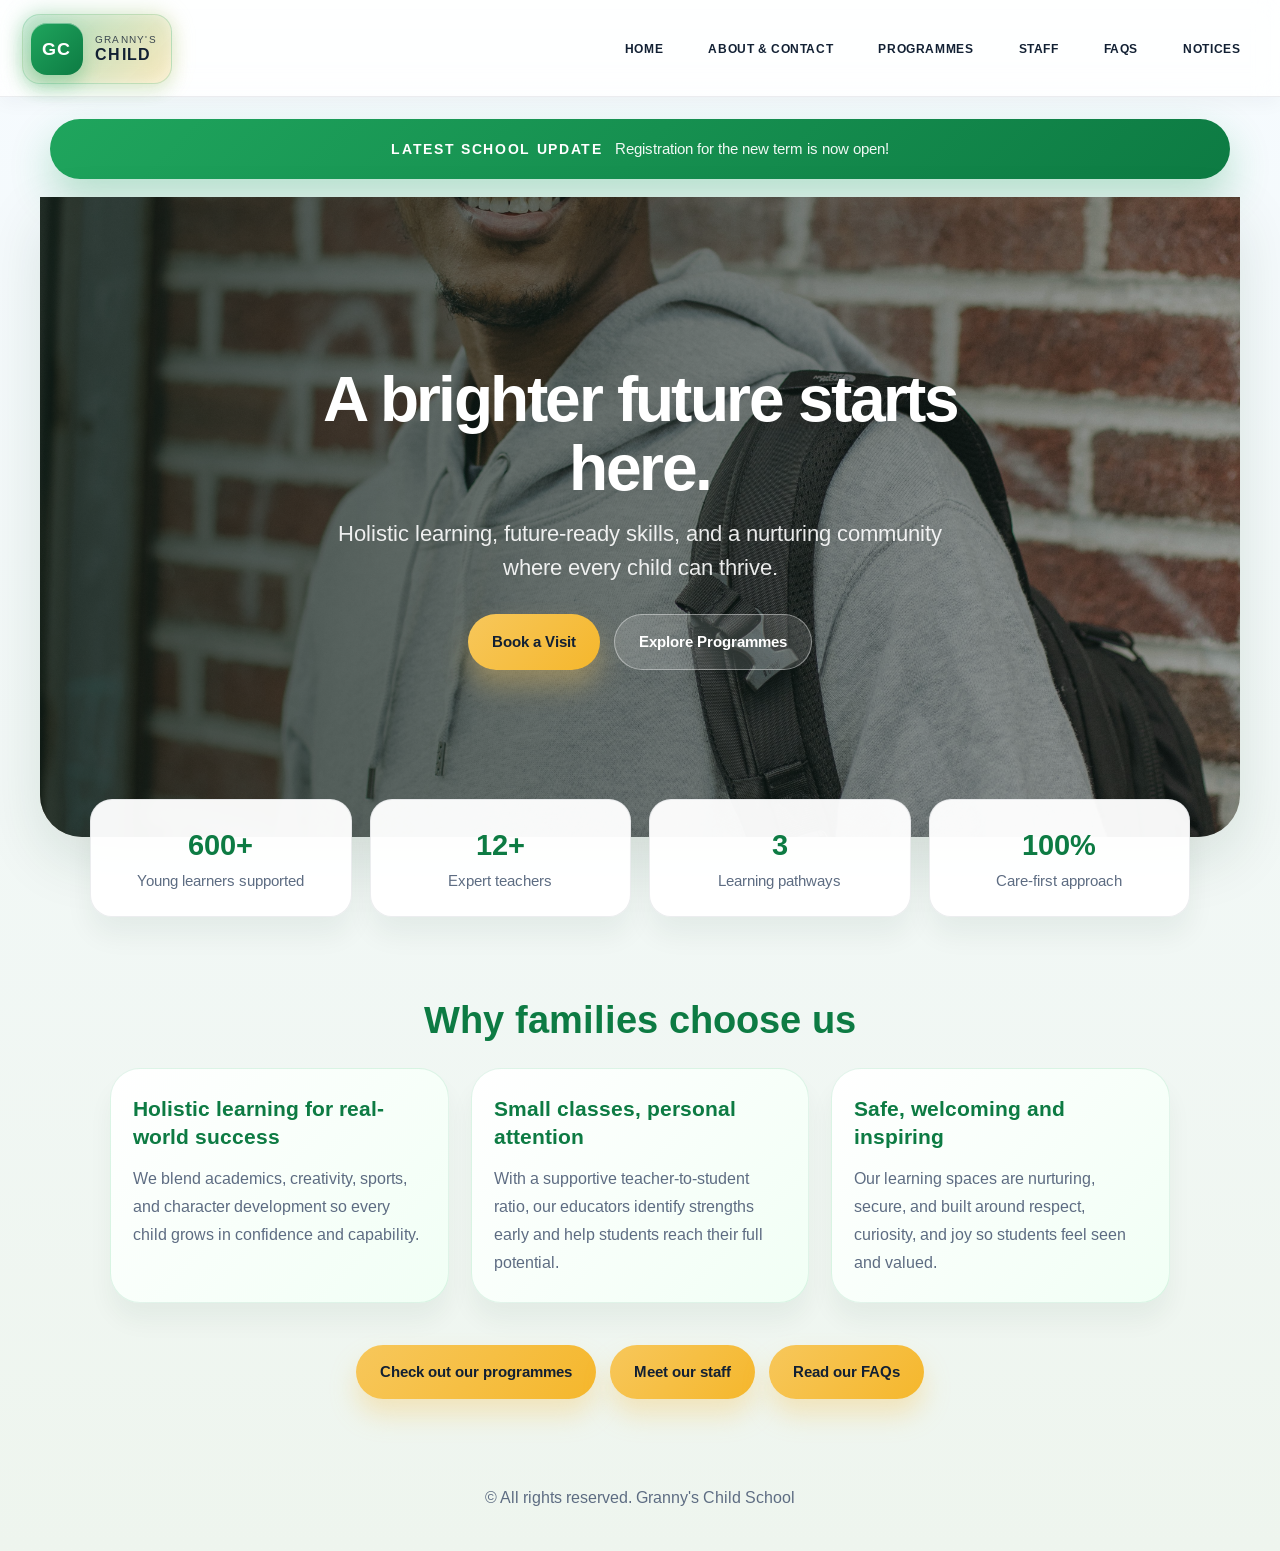
<file: index.html>
<!DOCTYPE html>
<html lang="en">
<head>
  <meta charset="UTF-8">
  <meta name="viewport" content="width=device-width, initial-scale=1.0, maximum-scale=1.0, viewport-fit=cover">
  <link rel="preconnect" href="https://fonts.googleapis.com">
  <link rel="preconnect" href="https://fonts.gstatic.com" crossorigin>
  <link href="https://fonts.googleapis.com/css2?family=Arimo:ital,wght@0,400..700;1,400..700&display=swap" rel="stylesheet">
  <link rel="stylesheet" href="CSS/style.css">
  <title>Granny's Child | Home</title>
</head>
<body>
  <header class="site-header">
    <div class="header-inner">
      <div class="brand-mark" aria-label="Granny's Child School logo">
        <div class="brand-icon">GC</div>
        <div class="brand-text">
          <span>Granny's</span>
          <strong>Child</strong>
        </div>
      </div>

      <button class="nav-toggle" type="button" aria-label="Toggle navigation" aria-expanded="false">
        <span></span>
        <span></span>
        <span></span>
      </button>

      <nav-bar class="main-nav" id="main-nav">
        <ul>
          <li><a href="index.html">Home</a></li>
          <li><a href="About.html">About &amp; Contact</a></li>
          <li><a href="PROGRAMMES.html">Programmes</a></li>
          <li><a href="STAFF.html">Staff</a></li>
          <li><a href="FAQ.html">FAQs</a></li>
          <li><a href="NOTICES.html">Notices</a></li>
        </ul>
      </nav-bar>
    </div>
  </header>

  <a href="NOTICES.html" aria-label="View notices and announcements">
    <section class="announcement-bar">
      <div class="announcement-content">
        <h3>Latest School Update</h3>
        <ul id="announcement-list">
          <li>Registration for the new term is now open!</li>
        </ul>
      </div>
    </section>
  </a>

  <main>
    <section class="hero">
      <img src="P/pexels-william-fortunato-6140710.jpg" alt="Students learning together in a bright classroom">
      <div class="hero-content">
        <h1 class="hero-title">A brighter future starts here.</h1>
        <p class="hero-sub">Holistic learning, future-ready skills, and a nurturing community where every child can thrive.</p>
        <div class="hero-actions">
          <a class="primary-btn" href="About.html">Book a Visit</a>
          <a class="secondary-btn" href="PROGRAMMES.html">Explore Programmes</a>
        </div>
      </div>
    </section>

    <section class="trust-bar" aria-label="School highlights">
      <div class="stat-card">
        <strong>600+</strong>
        <span>Young learners supported</span>
      </div>
      <div class="stat-card">
        <strong>12+</strong>
        <span>Expert teachers</span>
      </div>
      <div class="stat-card">
        <strong>3</strong>
        <span>Learning pathways</span>
      </div>
      <div class="stat-card">
        <strong>100%</strong>
        <span>Care-first approach</span>
      </div>
    </section>

    <h1 class="content-header">Why families choose us</h1>

    <section class="card-section">
      <article class="card">
        <h4>Holistic learning for real-world success</h4>
        <p>We blend academics, creativity, sports, and character development so every child grows in confidence and capability.</p>
      </article>
      <article class="card">
        <h4>Small classes, personal attention</h4>
        <p>With a supportive teacher-to-student ratio, our educators identify strengths early and help students reach their full potential.</p>
      </article>
      <article class="card">
        <h4>Safe, welcoming and inspiring</h4>
        <p>Our learning spaces are nurturing, secure, and built around respect, curiosity, and joy so students feel seen and valued.</p>
      </article>
    </section>

    <div class="btn-div">
      <a href="PROGRAMMES.html" class="button">Check out our programmes</a>
      <a href="STAFF.html" class="button">Meet our staff</a>
      <a href="FAQ.html" class="button">Read our FAQs</a>
    </div>
  </main>

  <footer>&copy; All rights reserved. Granny's Child School</footer>

  <script>
    const observer = new IntersectionObserver((entries) => {
      entries.forEach((entry) => {
        if (entry.isIntersecting) {
          entry.target.classList.add('in-view');
        }
      });
    }, { threshold: 0.2 });

    document.querySelectorAll('.card').forEach((card) => {
      observer.observe(card);
    });

    const toggleButton = document.querySelector('.nav-toggle');
    const mainNav = document.getElementById('main-nav');

    if (toggleButton && mainNav) {
      toggleButton.addEventListener('click', () => {
        const isOpen = mainNav.classList.toggle('open');
        toggleButton.setAttribute('aria-expanded', String(isOpen));
      });
    }
  </script>
</body>
</html>
</file>
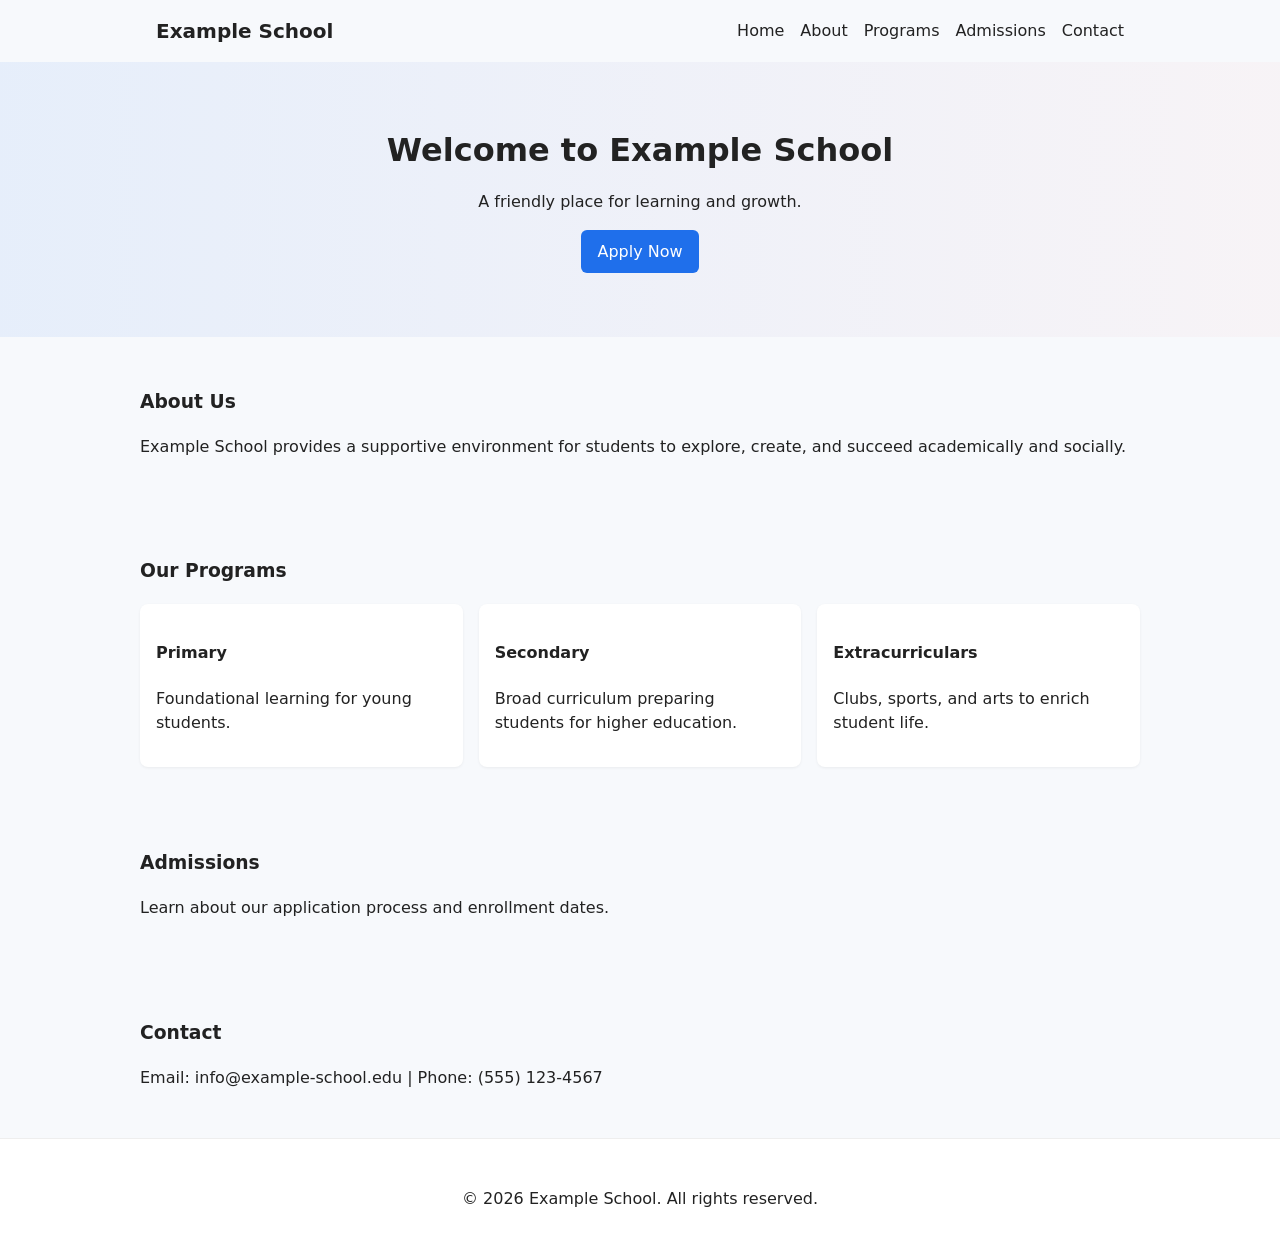
<file: SCHOOL TEMPLATE 2/index.html>
<!doctype html>
<html lang="en">
  <head>
    <meta charset="utf-8" />
    <meta name="viewport" content="width=device-width, initial-scale=1" />
    <title>Example School</title>
    <link rel="stylesheet" href="css/styles.css" />
  </head>
  <body>
    <header class="site-header">
      <div class="container header-inner">
        <h1 class="logo">Example School</h1>
        <button id="nav-toggle" class="nav-toggle" aria-expanded="false">Menu</button>
        <nav class="main-nav" id="main-nav">
          <ul>
            <li><a href="#home">Home</a></li>
            <li><a href="#about">About</a></li>
            <li><a href="#programs">Programs</a></li>
            <li><a href="#admissions">Admissions</a></li>
            <li><a href="#contact">Contact</a></li>
          </ul>
        </nav>
      </div>
    </header>

    <main>
      <section id="home" class="hero">
        <div class="container">
          <h2>Welcome to Example School</h2>
          <p>A friendly place for learning and growth.</p>
          <a class="btn" href="#admissions">Apply Now</a>
        </div>
      </section>

      <section id="about" class="container section">
        <h3>About Us</h3>
        <p>Example School provides a supportive environment for students to explore, create, and succeed academically and socially.</p>
      </section>

      <section id="programs" class="container section">
        <h3>Our Programs</h3>
        <div class="grid">
          <div class="card">
            <h4>Primary</h4>
            <p>Foundational learning for young students.</p>
          </div>
          <div class="card">
            <h4>Secondary</h4>
            <p>Broad curriculum preparing students for higher education.</p>
          </div>
          <div class="card">
            <h4>Extracurriculars</h4>
            <p>Clubs, sports, and arts to enrich student life.</p>
          </div>
        </div>
      </section>

      <section id="admissions" class="container section">
        <h3>Admissions</h3>
        <p>Learn about our application process and enrollment dates.</p>
      </section>

      <section id="contact" class="container section">
        <h3>Contact</h3>
        <p>Email: info@example-school.edu | Phone: (555) 123-4567</p>
      </section>
    </main>

    <footer class="site-footer">
      <div class="container">
        <p>&copy; <span id="year"></span> Example School. All rights reserved.</p>
      </div>
    </footer>

    <script src="js/script.js"></script>
  </body>
</html>
</file>
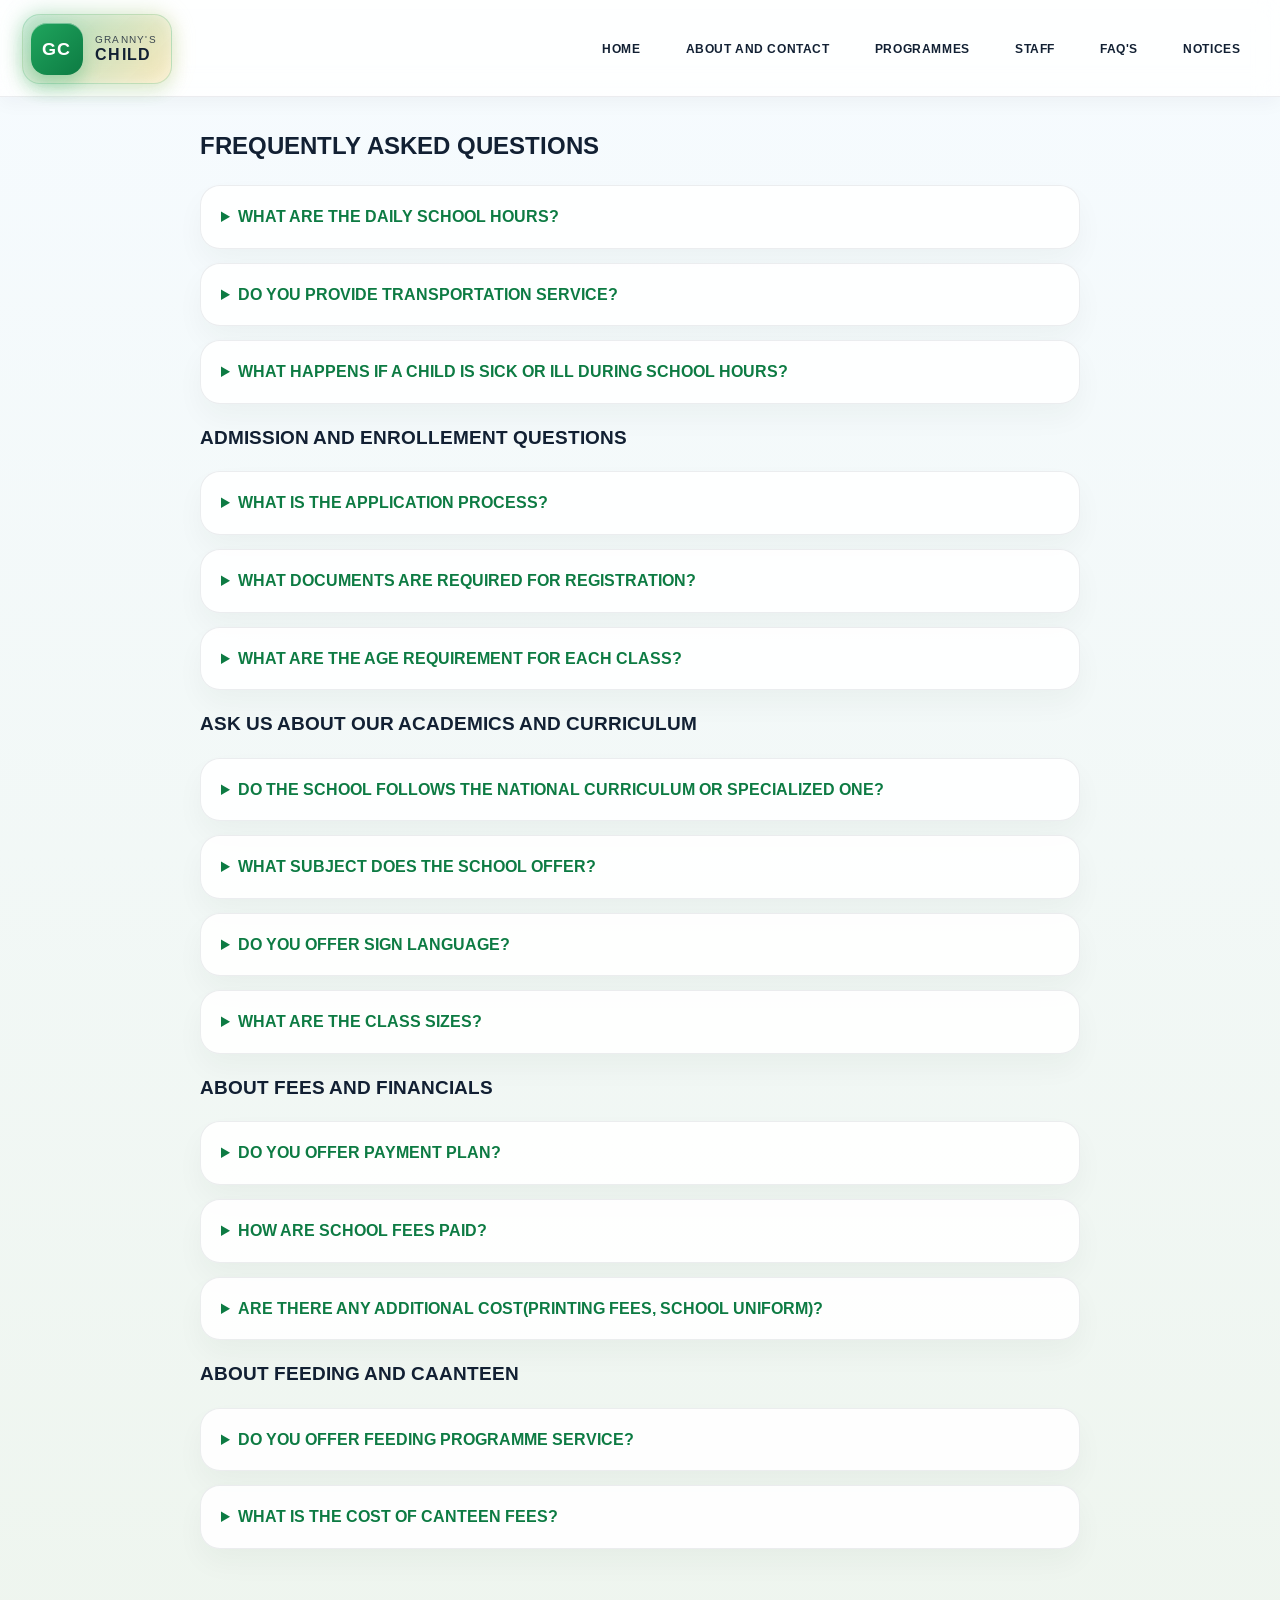
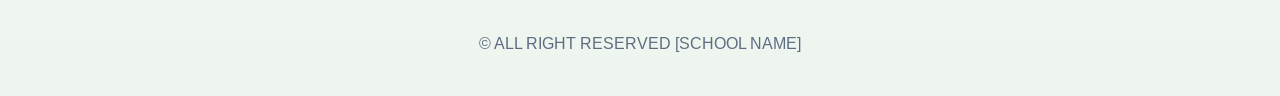
<file: FAQ.html>
<!DOCTYPE html>
<html lang="en">
<head>
    <link rel="preconnect" href="https://fonts.googleapis.com">
<link rel="preconnect" href="https://fonts.gstatic.com" crossorigin>
<link href="https://fonts.googleapis.com/css2?family=Arimo:ital,wght@0,400..700;1,400..700&display=swap" rel="stylesheet">
    <meta charset="UTF-8">
    <meta name="viewport" content="width=device-width, initial-scale=1.0, maximum-scale=1.0, viewport-fit=cover">
     <link rel="stylesheet" href="CSS/style.css">
    <title>FAQ's</title>
</head>
        <body>
            <header class="site-header">
                <div class="header-inner">
                    <div class="brand-mark" aria-label="Granny's Child School logo">
                        <div class="brand-icon">GC</div>
                        <div class="brand-text">
                            <span>Granny's</span>
                            <strong>Child</strong>
                        </div>
                    </div>

                    <button class="nav-toggle" type="button" aria-label="Toggle navigation" aria-expanded="false">
                        <span></span>
                        <span></span>
                        <span></span>
                    </button>

                    <nav-bar class="main-nav" id="main-nav">
                        <ul>
                            <li><a href="index.html">HOME</a></li>
                            <li><a href="About.html">ABOUT AND CONTACT</a></li>
                            <li><a href="PROGRAMMES.html">PROGRAMMES</a></li>
                            <li><a href="STAFF.html">STAFF</a></li>
                            <li><a href="FAQ.html">FAQ's</a></li>
                            <li><a href="NOTICES.html">NOTICES</a></li>
                        </ul>
                    </nav-bar>
                </div>
            </header>
             <!--TITLE-->
            <section class="faq-section">
                <h2>FREQUENTLY ASKED QUESTIONS</h2>
                                 <!--FIRST ITEM OR QUESTION-->                          <!--POP UP ANSWER WHEN CLICKED ON ARROW-->
<details class="faq-item"> <summary>WHAT ARE THE DAILY SCHOOL HOURS?</summary><p>Our school gate opens at 7:39 AM for supervised arrival. Official school hours are drom 8:00 AM to 3:00 PM for all levels or grades</p> </details>
<details class="faq-item"> <summary>DO YOU PROVIDE TRANSPORTATION SERVICE?</summary><p>Our school gate opens at 7:39 AM for supervised arrival. Official school hours are drom 8:00 AM to 3:00 PM for all levels or grades</p> </details>
<details class="faq-item"> <summary>WHAT HAPPENS IF A CHILD IS SICK OR ILL DURING SCHOOL HOURS?</summary><p>Our school gate opens at 7:39 AM for supervised arrival. Official school hours are drom 8:00 AM to 3:00 PM for all levels or grades</p> </details>
<h3>ADMISSION AND ENROLLEMENT QUESTIONS</h3>
<details class="faq-item"> <summary>WHAT IS THE APPLICATION PROCESS?</summary><p>Our school gate opens at 7:39 AM for supervised arrival. Official school hours are drom 8:00 AM to 3:00 PM for all levels or grades</p> </details>
<details class="faq-item"> <summary>WHAT DOCUMENTS ARE REQUIRED FOR REGISTRATION?</summary><p>Our school gate opens at 7:39 AM for supervised arrival. Official school hours are drom 8:00 AM to 3:00 PM for all levels or grades</p> </details>
<details class="faq-item"> <summary>WHAT ARE THE AGE REQUIREMENT FOR EACH CLASS?</summary><p>Our school gate opens at 7:39 AM for supervised arrival. Official school hours are drom 8:00 AM to 3:00 PM for all levels or grades</p> </details>
<h3>ASK US ABOUT OUR ACADEMICS AND CURRICULUM</h3>
<details class="faq-item"> <summary>DO THE SCHOOL FOLLOWS THE NATIONAL CURRICULUM OR SPECIALIZED ONE?</summary><p>Our school gate opens at 7:39 AM for supervised arrival. Official school hours are drom 8:00 AM to 3:00 PM for all levels or grades</p> </details>
<details class="faq-item"> <summary>WHAT SUBJECT DOES THE SCHOOL OFFER?</summary><p>Our school gate opens at 7:39 AM for supervised arrival. Official school hours are drom 8:00 AM to 3:00 PM for all levels or grades</p> </details>
<details class="faq-item"> <summary>DO YOU OFFER SIGN LANGUAGE?</summary><p>Our school gate opens at 7:39 AM for supervised arrival. Official school hours are drom 8:00 AM to 3:00 PM for all levels or grades</p> </details>
<details class="faq-item"> <summary>WHAT ARE THE CLASS SIZES?</summary><p>Our school gate opens at 7:39 AM for supervised arrival. Official school hours are drom 8:00 AM to 3:00 PM for all levels or grades</p> </details>
<h3>ABOUT FEES AND FINANCIALS</h3>
<details class="faq-item"> <summary>DO YOU OFFER PAYMENT PLAN?</summary><p>Our school gate opens at 7:39 AM for supervised arrival. Official school hours are drom 8:00 AM to 3:00 PM for all levels or grades</p> </details>
<details class="faq-item"> <summary>HOW ARE SCHOOL FEES PAID?</summary><p>Our school gate opens at 7:39 AM for supervised arrival. Official school hours are drom 8:00 AM to 3:00 PM for all levels or grades</p> </details>
<details class="faq-item"> <summary>ARE THERE ANY ADDITIONAL COST(PRINTING FEES, SCHOOL UNIFORM)?</summary><p>Our school gate opens at 7:39 AM for supervised arrival. Official school hours are drom 8:00 AM to 3:00 PM for all levels or grades</p> </details>
<h3>ABOUT FEEDING AND CAANTEEN</h3>
<details class="faq-item"> <summary>DO YOU OFFER FEEDING PROGRAMME SERVICE?</summary><p>Our school gate opens at 7:39 AM for supervised arrival. Official school hours are drom 8:00 AM to 3:00 PM for all levels or grades</p> </details>
<details class="faq-item"> <summary>WHAT IS THE COST OF CANTEEN FEES?</summary><p>Our school gate opens at 7:39 AM for supervised arrival. Official school hours are drom 8:00 AM to 3:00 PM for all levels or grades</p> </details>
        </section>
        <script>
          const toggleButton = document.querySelector('.nav-toggle');
          const mainNav = document.getElementById('main-nav');

          if (toggleButton && mainNav) {
            toggleButton.addEventListener('click', () => {
              const isOpen = mainNav.classList.toggle('open');
              toggleButton.setAttribute('aria-expanded', String(isOpen));
            });
          }
        </script>
        </body>
        <footer>&COPY; ALL RIGHT RESERVED [SCHOOL NAME]</footer>
</html>
</file>
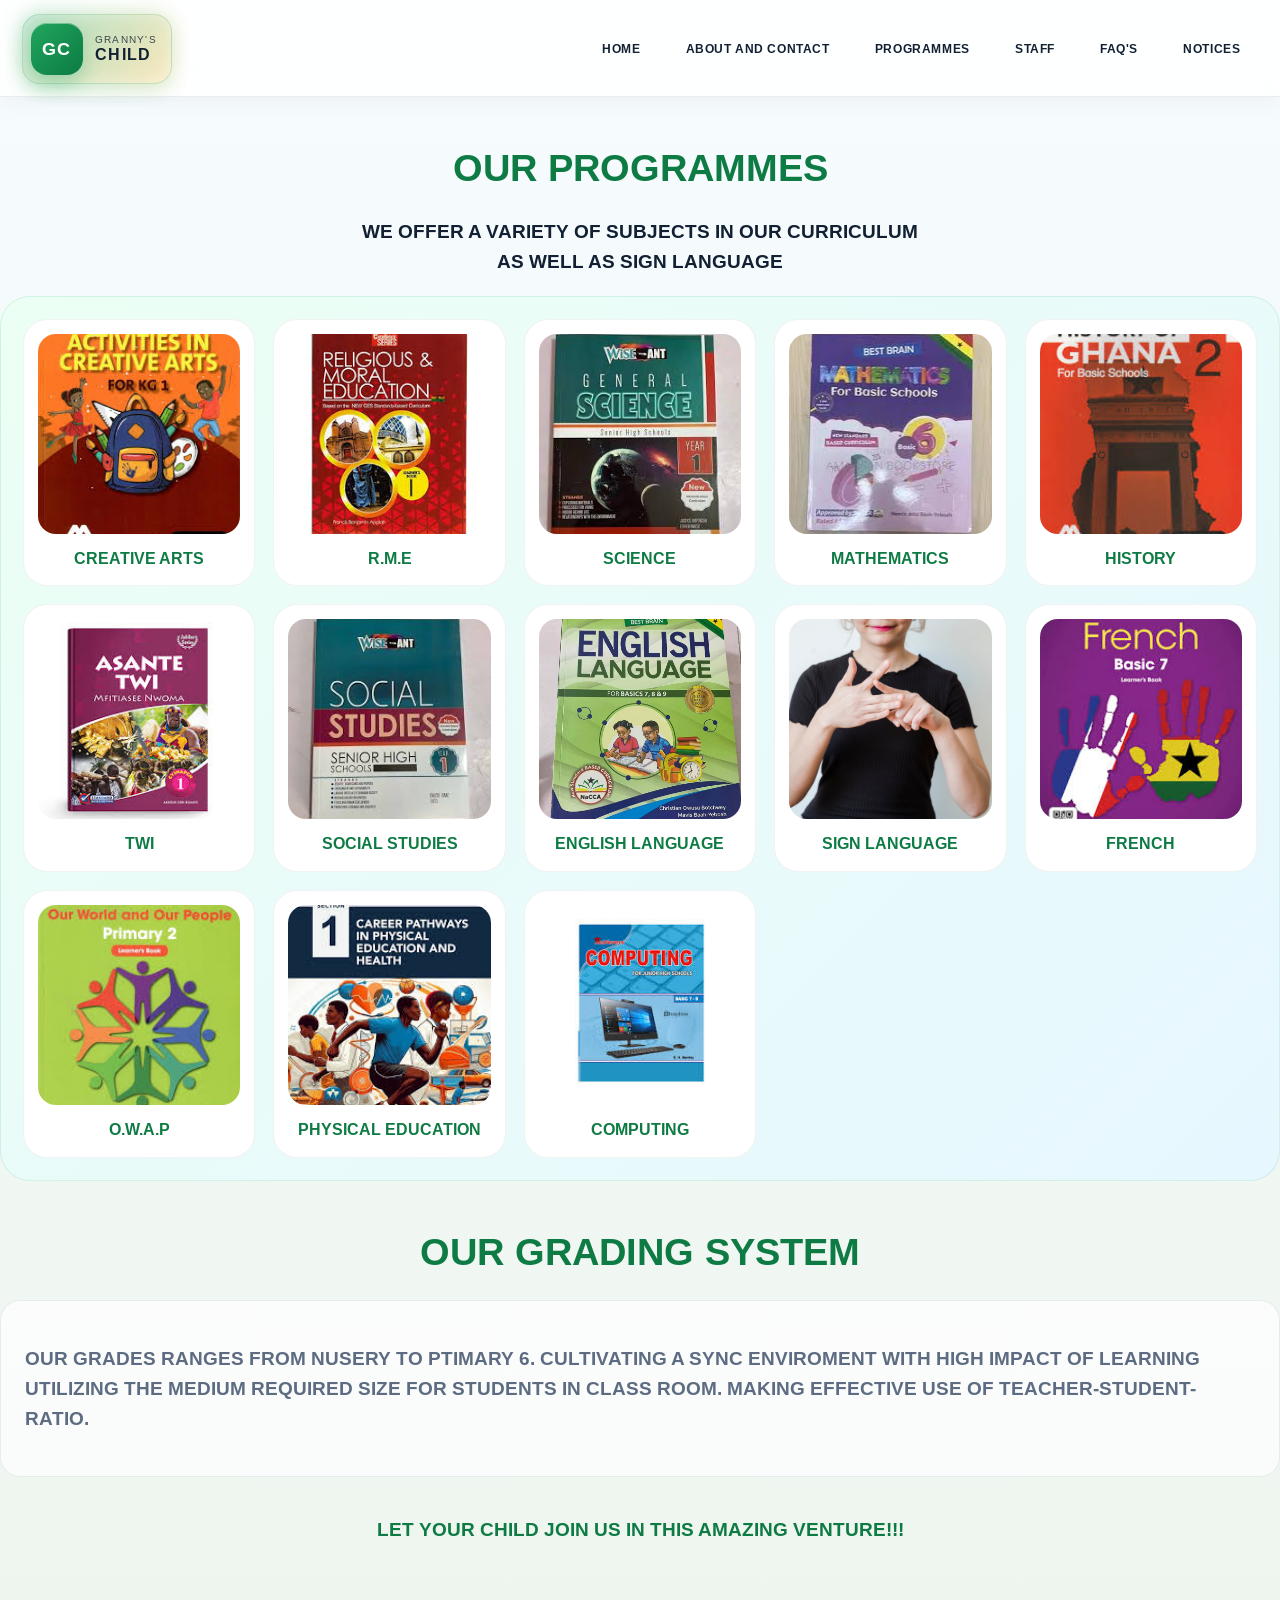
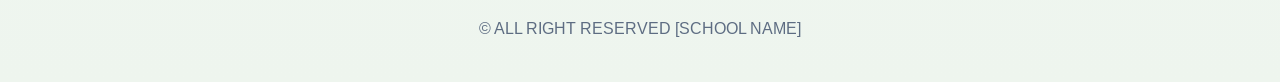
<file: PROGRAMMES.html>
<!DOCTYPE html>
<html lang="en">
<head>
    <link rel="preconnect" href="https://fonts.googleapis.com">
<link rel="preconnect" href="https://fonts.gstatic.com" crossorigin>
<link rel="stylesheet" href="https://fonts.googleapis.com/css2?family=Arimo:ital,wght@0,400..700;1,400..700&display=swap">
    <meta charset="UTF-8">
    <meta name="viewport" content="width=device-width, initial-scale=1.0, maximum-scale=1.0, viewport-fit=cover">
     <link rel="stylesheet" href="CSS/style.css">
    <title>PROGRAMMES</title>
</head>
        <body>
            <header class="site-header">
                <div class="header-inner">
                    <div class="brand-mark" aria-label="Granny's Child School logo">
                        <div class="brand-icon">GC</div>
                        <div class="brand-text">
                            <span>Granny's</span>
                            <strong>Child</strong>
                        </div>
                    </div>

                    <button class="nav-toggle" type="button" aria-label="Toggle navigation" aria-expanded="false">
                        <span></span>
                        <span></span>
                        <span></span>
                    </button>

                    <nav-bar class="main-nav" id="main-nav">
                        <ul>
                            <li><a href="index.html">HOME</a></li>
                            <li><a href="About.html">ABOUT AND CONTACT</a></li>
                            <li><a href="PROGRAMMES.html">PROGRAMMES</a></li>
                            <li><a href="STAFF.html">STAFF</a></li>
                            <li><a href="FAQ.html">FAQ's</a></li>
                            <li><a href="NOTICES.html">NOTICES</a></li>
                        </ul>
                    </nav-bar>
                </div>
            </header>
            <h1 class="pheader" style="text-align: center;">OUR PROGRAMMES</h1>
            <section="pictemplate">
                <h3 style="text-align: center;">WE OFFER A VARIETY OF SUBJECTS IN OUR CURRICULUM<br> AS WELL AS SIGN LANGUAGE</h3>
            <div class="subcard">
                <figure><a href="C/CREATIVE ART.jpg" target="_blank" rel="noopener"><img src="C/CREATIVE ART.jpg" alt="CREATIVE ARTS"></a> <figcaption>CREATIVE ARTS</figcaption></figure>
                <figure><a href="C/RME.jpg" target="_blank" rel="noopener"><img src="C/RME.jpg" alt="R.M.E"></a> <figcaption>R.M.E</figcaption></figure>
                <figure><a href="C/SCIENCE.jpg" target="_blank" rel="noopener"><img src="C/SCIENCE.jpg" alt="science"></a> <figcaption>SCIENCE</figcaption></figure>
                <figure><a href="C/MATH.jpg" target="_blank" rel="noopener"><img src="C/MATH.jpg" alt="MATH"></a> <figcaption>MATHEMATICS</figcaption></figure>
                <figure><a href="C/HISTORY.jpg" target="_blank" rel="noopener"><img src="C/HISTORY.jpg" alt="HISTORY"></a> <figcaption>HISTORY</figcaption></figure>
                <figure><a href="C/TWI.jpg" target="_blank" rel="noopener"><img src="C/TWI.jpg" alt="TWI"></a> <figcaption>TWI</figcaption></figure>
                <figure><a href="C/SOCIAL.jpg" target="_blank" rel="noopener"><img src="C/SOCIAL.jpg" alt="SOCIAL STUDIES"></a> <figcaption>SOCIAL STUDIES</figcaption></figure>
                <figure><a href="C/ENGLISH.png" target="_blank" rel="noopener"><img src="C/ENGLISH.png" alt="ENGLISH" class="eng-pic"></a> <figcaption>ENGLISH LANGUAGE</figcaption></figure>
                <figure><a href="C/SIGN.jpg" target="_blank" rel="noopener"><img src="C/SIGN.jpg" alt="SIGN LANGUAGE" class="eng-pic"></a> <figcaption>SIGN LANGUAGE</figcaption></figure>
                <figure><a href="C/FRENCH.jpg" target="_blank" rel="noopener"><img src="C/FRENCH.jpg" alt="french"></a> <figcaption>FRENCH</figcaption></figure>
                <figure><a href="C/OWAP.jpg" target="_blank" rel="noopener"><img src="C/OWAP.jpg" alt="O.W.A.P"></a> <figcaption>O.W.A.P</figcaption></figure>
                <figure><a href="C/PE.jpg" target="_blank" rel="noopener"><img src="C/PE.jpg" alt="PE"></a> <figcaption>PHYSICAL EDUCATION</figcaption></figure>
                <figure><a href="C/ICT.jpg" target="_blank" rel="noopener"><img src="C/ICT.jpg" alt="ICT"></a> <figcaption>COMPUTING</figcaption></figure>
            </div>
            <h2 class="h1">OUR GRADING SYSTEM</h2>

            <article>
                <h3>OUR GRADES RANGES FROM NUSERY TO PTIMARY 6.  CULTIVATING A SYNC ENVIROMENT WITH HIGH IMPACT OF LEARNING UTILIZING THE MEDIUM REQUIRED SIZE FOR STUDENTS IN CLASS ROOM. MAKING EFFECTIVE USE OF TEACHER-STUDENT-RATIO.</h3>
            </article>
            </section>

            <p class="little-p">LET YOUR CHILD JOIN US IN THIS AMAZING VENTURE!!!</p>

            <script>
              const toggleButton = document.querySelector('.nav-toggle');
              const mainNav = document.getElementById('main-nav');

              if (toggleButton && mainNav) {
                toggleButton.addEventListener('click', () => {
                  const isOpen = mainNav.classList.toggle('open');
                  toggleButton.setAttribute('aria-expanded', String(isOpen));
                });
              }
            </script>
        </body>
        <footer>&COPY; ALL RIGHT RESERVED [SCHOOL NAME]</footer>
</html>
</file>
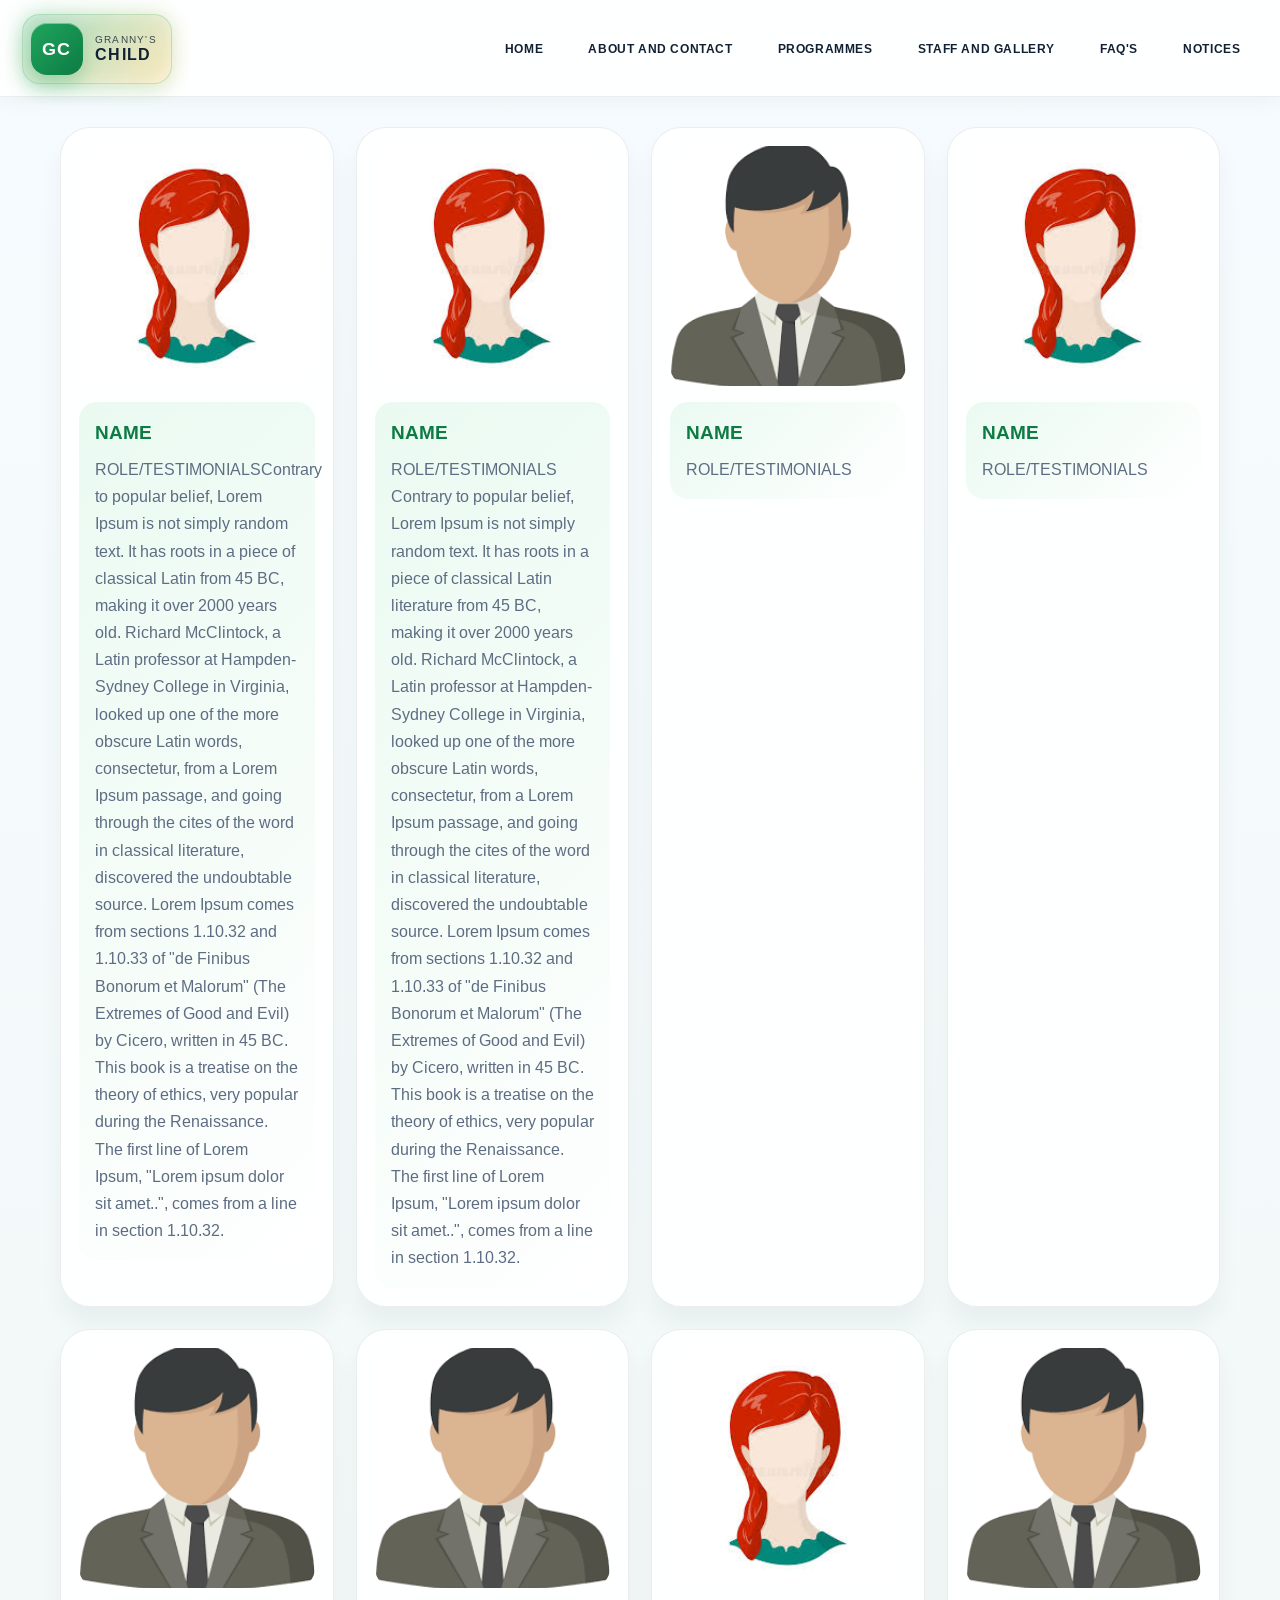
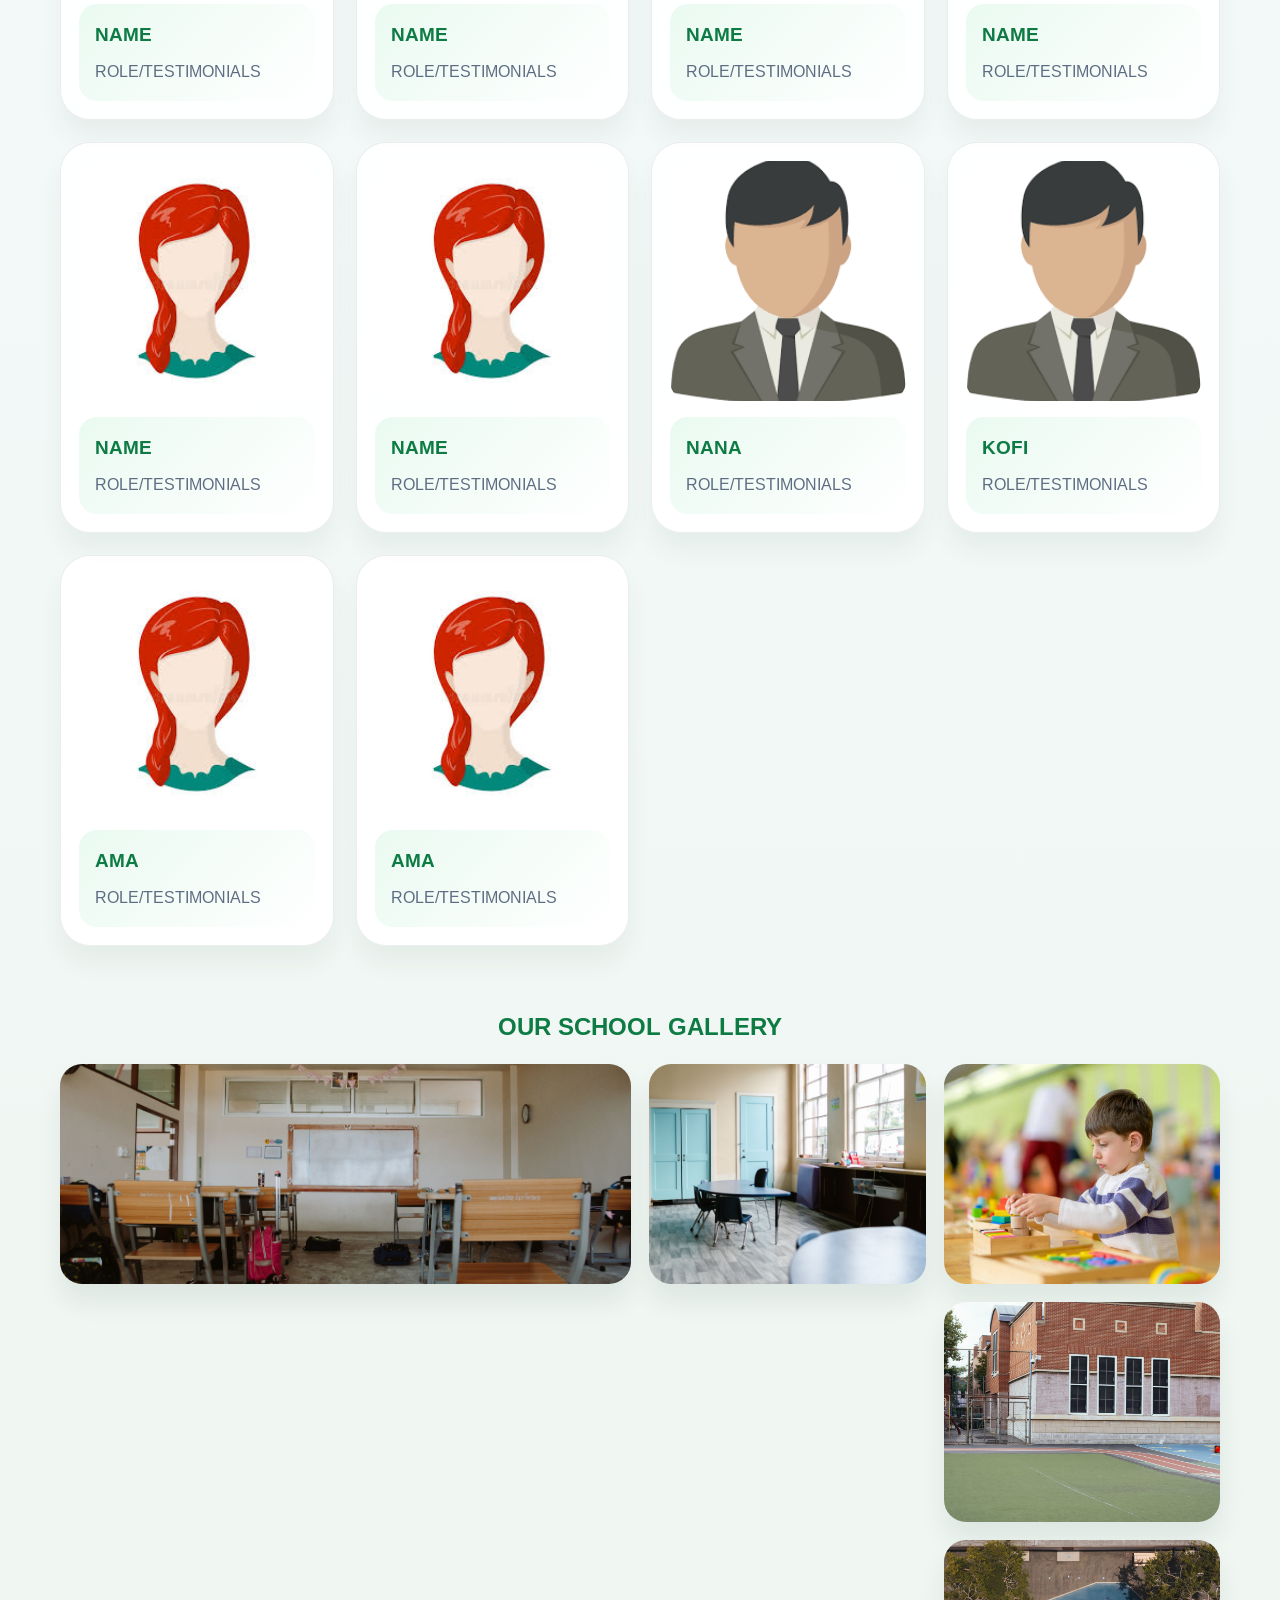
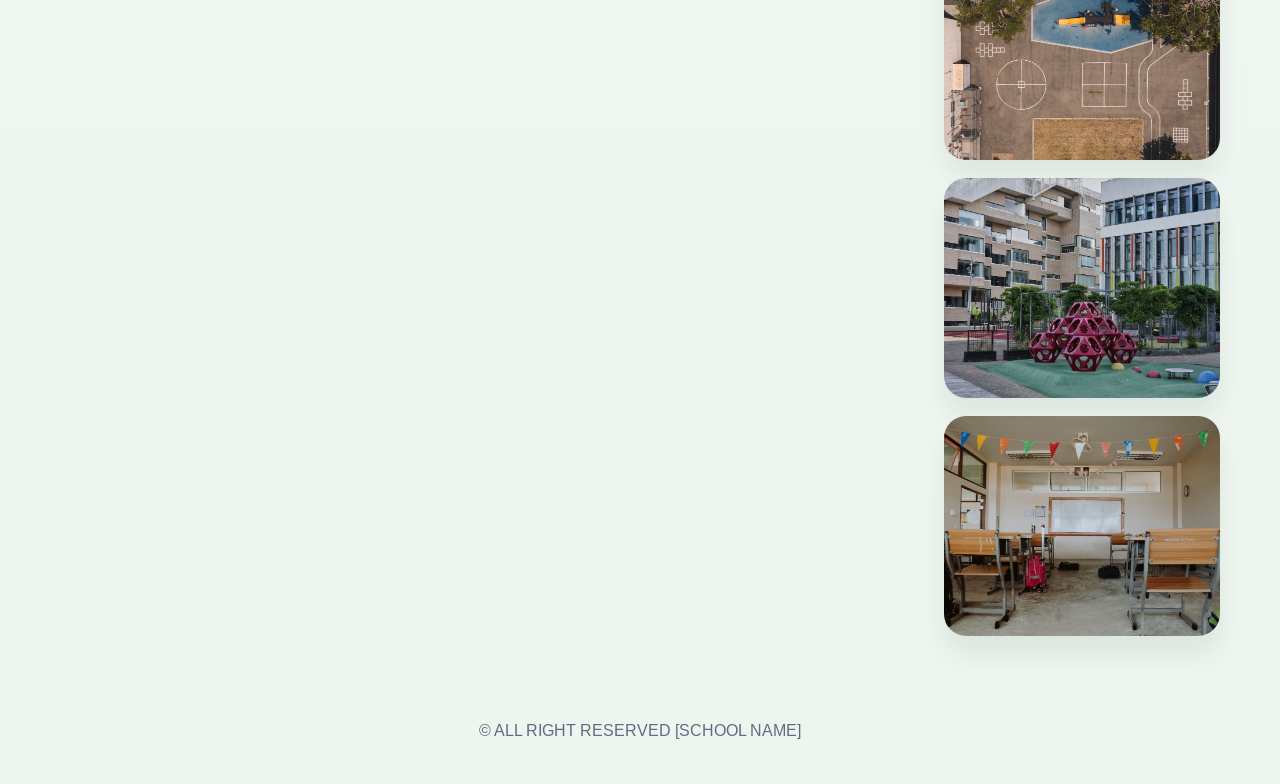
<file: STAFF.html>
<!DOCTYPE html>
<html lang="en">
<head>
    <link rel="preconnect" href="https://fonts.googleapis.com">
<link rel="preconnect" href="https://fonts.gstatic.com" crossorigin>
<link href="https://fonts.googleapis.com/css2?family=Arimo:ital,wght@0,400..700;1,400..700&display=swap" rel="stylesheet">
    <meta charset="UTF-8">
    <meta name="viewport" content="width=device-width, initial-scale=1.0, maximum-scale=1.0, viewport-fit=cover">
     <link rel="stylesheet" href="CSS/style.css">
    <title>MEET THE STAFF</title>
</head>
        <body>
            <header class="site-header">
                <div class="header-inner">
                    <div class="brand-mark" aria-label="Granny's Child School logo">
                        <div class="brand-icon">GC</div>
                        <div class="brand-text">
                            <span>Granny's</span>
                            <strong>Child</strong>
                        </div>
                    </div>

                    <button class="nav-toggle" type="button" aria-label="Toggle navigation" aria-expanded="false">
                        <span></span>
                        <span></span>
                        <span></span>
                    </button>

                    <nav-bar class="main-nav" id="main-nav">
                        <ul>
                            <li><a href="index.html">HOME</a></li>
                            <li><a href="About.html">ABOUT AND CONTACT</a></li>
                            <li><a href="PROGRAMMES.html">PROGRAMMES</a></li>
                            <li><a href="STAFF.html">STAFF AND GALLERY</a></li>
                            <li><a href="FAQ.html">FAQ's</a></li>
                            <li><a href="NOTICES.html">NOTICES</a></li>
                        </ul>
                    </nav-bar>
                </div>
            </header>
            <!--CREATING A STAFF PIC AND THEIR WORDS USING GRID-->
            <section class="staff-grid">
                <!--DIVIDED THE SECTION PER LINE       GAVE IT IMAGE           ADDED A DIV   GAVE IT INFO      GAVE IT PARAGRAPH CLOSED THE DIV-->
                 <div class="staff-card"> <img src="C/DUMMY.jpg" alt="MR MANU"><div class="staff-info"><h3>NAME</h3><p>ROLE/TESTIMONIALSContrary to popular belief, Lorem Ipsum is not simply random text. It has roots in a piece of classical Latin  from 45 BC, making it over 2000 years old. Richard McClintock, a Latin professor at Hampden-Sydney College in Virginia, looked up one of the more obscure Latin words, consectetur, from a Lorem Ipsum passage, and going through the cites of the word in classical literature, discovered the undoubtable source. Lorem Ipsum comes from sections 1.10.32 and 1.10.33 of "de Finibus Bonorum et Malorum" (The Extremes of Good and Evil) by Cicero, written in 45 BC. This book is a treatise on the theory of ethics, very popular during the Renaissance. The first line of Lorem Ipsum, "Lorem ipsum dolor sit amet..", comes from a line in section 1.10.32.</p></div></div>
                 <div class="staff-card"> <img src="C/DUMMY.jpg" alt="MR MANU"><div class="staff-info"><h3>NAME</h3><p>ROLE/TESTIMONIALS Contrary to popular belief, Lorem Ipsum is not simply random text. It has roots in a piece of classical Latin literature from 45 BC, making it over 2000 years old. Richard McClintock, a Latin professor at Hampden-Sydney College in Virginia, looked up one of the more obscure Latin words, consectetur, from a Lorem Ipsum passage, and going through the cites of the word in classical literature, discovered the undoubtable source. Lorem Ipsum comes from sections 1.10.32 and 1.10.33 of "de Finibus Bonorum et Malorum" (The Extremes of Good and Evil) by Cicero, written in 45 BC. This book is a treatise on the theory of ethics, very popular during the Renaissance. The first line of Lorem Ipsum, "Lorem ipsum dolor sit amet..", comes from a line in section 1.10.32.</p></div></div>
                 <div class="staff-card"> <img src="C/DUMMY1.png" alt="MR MANU"><div class="staff-info"><h3>NAME</h3><p>ROLE/TESTIMONIALS</p></div></div>
                 <div class="staff-card"> <img src="C/DUMMY.jpg" alt="MR MANU"><div class="staff-info"><h3>NAME</h3><p>ROLE/TESTIMONIALS</p></div></div>
                 <div class="staff-card"> <img src="C/DUMMY1.png" alt="MR MANU"><div class="staff-info"><h3>NAME</h3><p>ROLE/TESTIMONIALS</p></div></div>
                 <div class="staff-card"> <img src="C/DUMMY1.png" alt="MR MANU"><div class="staff-info"><h3>NAME</h3><p>ROLE/TESTIMONIALS</p></div></div>
                 <div class="staff-card"> <img src="C/DUMMY.jpg" alt="MR MANU"><div class="staff-info"><h3>NAME</h3><p>ROLE/TESTIMONIALS</p></div></div>
                 <div class="staff-card"> <img src="C/DUMMY1.png" alt="MR MANU"><div class="staff-info"><h3>NAME</h3><p>ROLE/TESTIMONIALS</p></div></div>
                 <div class="staff-card"> <img src="C/DUMMY.jpg" alt="MR MANU"><div class="staff-info"><h3>NAME</h3><p>ROLE/TESTIMONIALS</p></div></div>
                 <div class="staff-card"> <img src="C/DUMMY.jpg" alt="MR MANU"><div class="staff-info"><h3>NAME</h3><p>ROLE/TESTIMONIALS</p></div></div>
                 <div class="staff-card"> <img src="C/DUMMY1.png" alt="MR MANU"><div class="staff-info"><h3>NANA</h3><p>ROLE/TESTIMONIALS</p></div></div>
                 <div class="staff-card"> <img src="C/DUMMY1.png" alt="MR MANU"><div class="staff-info"><h3>KOFI</h3><p>ROLE/TESTIMONIALS</p></div></div>
                 <div class="staff-card"> <img src="C/DUMMY.jpg" alt="MR MANU"><div class="staff-info"><h3>AMA</h3><p>ROLE/TESTIMONIALS</p></div></div>
                 <div class="staff-card"> <img src="C/DUMMY.jpg" alt="MR MANU"><div class="staff-info"><h3>AMA</h3><p>ROLE/TESTIMONIALS</p></div></div>
            </section>
            <!--ADDING A SCHOOL GALLERRY-->
            <section class="gallery-section">
                <h2>OUR SCHOOL GALLERY</h2>
            <div class="gallery-grid"><div class="gallery-item"><img src="G/s1.jpg" alt="school compound"></div>
            <div class="gallery-grid"><div class="gallery-item"><img src="G/s2.jpg" alt="school compound"></div>
            <div class="gallery-grid"><div class="gallery-item"><img src="G/s3.jpg" alt="school compound"></div>
            <div class="gallery-grid"><div class="gallery-item"><img src="G/s4.jpg" alt="school compound"></div>
            <div class="gallery-grid"><div class="gallery-item"><img src="G/s5.jpg" alt="school compound"></div>
            <div class="gallery-grid"><div class="gallery-item"><img src="G/s6.jpg" alt="school compound"></div>
            <div class="gallery-grid"><div class="gallery-item"><img src="G/s1.jpg" alt="school compound"></div>
            </section>

            <script>
              const toggleButton = document.querySelector('.nav-toggle');
              const mainNav = document.getElementById('main-nav');

              if (toggleButton && mainNav) {
                toggleButton.addEventListener('click', () => {
                  const isOpen = mainNav.classList.toggle('open');
                  toggleButton.setAttribute('aria-expanded', String(isOpen));
                });
              }
            </script>
        </body>
        <footer>&COPY; ALL RIGHT RESERVED [SCHOOL NAME]</footer>
</html>
</file>
<file: CSS/style.css>
:root {
  --bg: #f3f7fb;
  --bg-soft: #edf8f1;
  --surface: rgba(255, 255, 255, 0.9);
  --surface-strong: #ffffff;
  --primary: #1fa55d;
  --primary-dark: #0d7b43;
  --primary-soft: #eafaf1;
  --accent: #f7c75b;
  --text: #122033;
  --muted: #5d6c82;
  --border: rgba(18, 32, 51, 0.08);
  --shadow: 0 22px 60px rgba(15, 55, 34, 0.12);
  --radius-xl: 30px;
  --radius-lg: 20px;
  --radius-md: 14px;
}

* {
  box-sizing: border-box;
}

html {
  scroll-behavior: smooth;
}

body {
  margin: 0;
  min-height: 100vh;
  font-family: "Arimo", sans-serif;
  background: linear-gradient(180deg, #f6fbff 0%, #eef5ee 100%);
  color: var(--text);
  line-height: 1.6;
}

img {
  display: block;
  max-width: 100%;
}

main {
  max-width: 1200px;
  margin: 0 auto;
}

section {
  display: block;
}

a {
  color: inherit;
  text-decoration: none;
}

.site-header {
  position: sticky;
  top: 0;
  z-index: 50;
  background: rgba(255, 255, 255, 0.82);
  backdrop-filter: blur(12px);
  border-bottom: 1px solid var(--border);
  box-shadow: 0 6px 18px rgba(16, 24, 40, 0.04);
}

.header-inner {
  max-width: 1280px;
  margin: 0 auto;
  padding: 14px 22px 12px;
  display: flex;
  align-items: center;
  justify-content: space-between;
  gap: 18px;
}

.nav-toggle {
  display: none;
  width: 52px;
  height: 52px;
  border: 0;
  border-radius: 14px;
  background: linear-gradient(135deg, var(--primary), var(--primary-dark));
  box-shadow: 0 12px 20px rgba(31, 165, 93, 0.2);
  padding: 12px 10px;
  cursor: pointer;
  align-items: center;
  justify-content: center;
  flex-direction: column;
  gap: 5px;
}

.nav-toggle span {
  display: block;
  width: 22px;
  height: 2.5px;
  background: white;
  border-radius: 99px;
}

.brand-mark {
  position: relative;
  display: inline-flex;
  align-items: center;
  gap: 12px;
  padding: 8px 14px 8px 8px;
  background: linear-gradient(135deg, rgba(31, 165, 93, 0.12), rgba(247, 199, 91, 0.15));
  border: 1px solid rgba(31, 165, 93, 0.2);
  border-radius: 18px;
  box-shadow: 0 10px 18px rgba(31, 165, 93, 0.1);
  animation: floatLogo 4.5s ease-in-out infinite;
}

.brand-mark::before {
  content: "";
  position: absolute;
  inset: -3px;
  border-radius: 22px;
  background: linear-gradient(135deg, rgba(31, 165, 93, 0.3), rgba(247, 199, 91, 0.3));
  z-index: -1;
  filter: blur(10px);
}

.brand-icon {
  width: 52px;
  height: 52px;
  border-radius: 16px;
  display: grid;
  place-items: center;
  font-weight: 800;
  font-size: 1.1rem;
  letter-spacing: 0.06em;
  color: white;
  background: linear-gradient(135deg, var(--primary), var(--primary-dark));
  box-shadow: inset 0 1px 0 rgba(255, 255, 255, 0.4), 0 10px 18px rgba(31, 165, 93, 0.28);
}

.brand-text {
  display: flex;
  flex-direction: column;
  line-height: 1.05;
  color: var(--text);
  text-transform: uppercase;
}

.brand-text span {
  font-size: 0.64rem;
  letter-spacing: 0.12em;
  opacity: 0.8;
}

.brand-text strong {
  font-size: 1.02rem;
  letter-spacing: 0.08em;
}

nav-bar {
  display: block;
}

nav-bar ul {
  max-width: 1200px;
  margin: 0 auto;
  list-style: none;
  display: flex;
  justify-content: center;
  align-items: center;
  gap: 10px;
  flex-wrap: wrap;
  padding: 0;
}

nav-bar li {
  list-style: none;
}

nav-bar a {
  display: inline-flex;
  align-items: center;
  justify-content: center;
  padding: 0.8rem 1.1rem;
  border-radius: 999px;
  font-size: 0.74rem;
  font-weight: 700;
  letter-spacing: 0.05em;
  text-transform: uppercase;
  color: var(--text);
  transition: all 0.25s ease;
}

nav-bar a:hover,
nav-bar a:focus-visible {
  background: linear-gradient(135deg, var(--primary), var(--primary-dark));
  color: white;
  transform: translateY(-2px);
  box-shadow: 0 12px 25px rgba(31, 165, 93, 0.25);
}

.announcement-bar {
  width: min(1180px, calc(100% - 30px));
  margin: 22px auto 0;
  padding: 18px 24px;
  border-radius: 999px;
  background: linear-gradient(135deg, var(--primary), var(--primary-dark));
  color: white;
  box-shadow: 0 18px 40px rgba(31, 165, 93, 0.3);
  transition: transform 0.25s ease, box-shadow 0.25s ease;
}

.announcement-bar:hover {
  transform: translateY(-2px);
  box-shadow: 0 18px 40px rgba(13, 123, 67, 0.35);
}

.announcement-content {
  display: flex;
  align-items: center;
  justify-content: center;
  flex-wrap: wrap;
  gap: 12px;
  text-align: center;
}

.announcement-content h3 {
  margin: 0;
  font-size: 0.86rem;
  letter-spacing: 0.12em;
  text-transform: uppercase;
}

.announcement-content ul {
  list-style: none;
  margin: 0;
  padding: 0;
  display: inline-flex;
  align-items: center;
  justify-content: center;
  gap: 8px;
  color: rgba(255, 255, 255, 0.94);
  font-size: 0.95rem;
}

.hero {
  position: relative;
  display: flex;
  align-items: center;
  justify-content: center;
  min-height: 640px;
  overflow: hidden;
  border-radius: 0 0 42px 42px;
  margin-top: 18px;
  box-shadow: var(--shadow);
}

.hero img {
  position: absolute;
  inset: 0;
  width: 100%;
  height: 100%;
  object-fit: cover;
}

.hero::after {
  content: "";
  position: absolute;
  inset: 0;
  background: linear-gradient(90deg, rgba(9, 26, 21, 0.76), rgba(9, 26, 21, 0.35));
}

.hero-content {
  position: relative;
  z-index: 1;
  max-width: 760px;
  text-align: center;
  color: white;
  padding: 32px 20px;
}

.hero-title {
  margin: 0 0 14px;
  font-size: clamp(2.4rem, 5vw, 5rem);
  line-height: 1.08;
  letter-spacing: -0.04em;
}

.hero-sub {
  margin: 0 auto 28px;
  max-width: 620px;
  color: rgba(255, 255, 255, 0.9);
  font-size: clamp(1.05rem, 2vw, 1.35rem);
}

.hero-actions {
  display: flex;
  justify-content: center;
  flex-wrap: wrap;
  gap: 14px;
  margin-top: 18px;
}

.primary-btn,
.secondary-btn,
.button,
.btn-div .btn,
.contact-form button {
  display: inline-flex;
  align-items: center;
  justify-content: center;
  padding: 0.95rem 1.5rem;
  border: none;
  border-radius: 999px;
  font-weight: 700;
  font-size: 0.95rem;
  transition: transform 0.2s ease, box-shadow 0.2s ease, filter 0.2s ease;
  cursor: pointer;
}

.primary-btn,
.button,
.btn-div .btn,
.contact-form button {
  background: linear-gradient(135deg, var(--accent), #f5b72c);
  color: #122033;
  box-shadow: 0 16px 26px rgba(247, 199, 91, 0.35);
}

.secondary-btn {
  background: rgba(255, 255, 255, 0.15);
  border: 1px solid rgba(255, 255, 255, 0.4);
  color: white;
}

.primary-btn:hover,
.secondary-btn:hover,
.button:hover,
.btn-div .btn:hover,
.contact-form button:hover {
  transform: translateY(-2px);
  filter: brightness(1.02);
}

.trust-bar {
  display: grid;
  grid-template-columns: repeat(auto-fit, minmax(180px, 1fr));
  gap: 18px;
  max-width: 1100px;
  width: calc(100% - 38px);
  margin: -38px auto 0;
  position: relative;
  z-index: 2;
}

.stat-card {
  background: rgba(255, 255, 255, 0.96);
  border: 1px solid var(--border);
  border-radius: 22px;
  padding: 22px 18px;
  text-align: center;
  box-shadow: 0 18px 28px rgba(15, 55, 34, 0.06);
}

.stat-card strong {
  display: block;
  font-size: clamp(1.8rem, 2vw, 2.5rem);
  color: var(--primary-dark);
}

.stat-card span {
  color: var(--muted);
  font-size: 0.95rem;
}

.content-header {
  text-align: center;
  margin: 72px 0 18px;
  font-size: clamp(2rem, 3vw, 3rem);
  color: var(--primary-dark);
}

.card-section {
  display: grid;
  grid-template-columns: repeat(auto-fit, minmax(260px, 1fr));
  gap: 22px;
  max-width: 1100px;
  margin: 0 auto 42px;
  padding: 0 20px;
}

.card {
  background: linear-gradient(135deg, #ffffff, #f1fff5);
  border: 1px solid rgba(31, 165, 93, 0.12);
  border-radius: var(--radius-xl);
  padding: 26px 22px;
  box-shadow: 0 18px 25px rgba(15, 55, 34, 0.05);
  opacity: 0;
  transform: translateY(24px) rotate(0.3deg);
  transition: transform 0.3s ease, box-shadow 0.3s ease, opacity 0.3s ease;
  animation: floatCard 5.5s ease-in-out infinite;
}

.card:nth-child(2) {
  animation-delay: 0.6s;
}

.card:nth-child(3) {
  animation-delay: 1.2s;
}

.card.in-view {
  opacity: 1;
  transform: translateY(0) rotate(0deg);
}

.card:hover {
  transform: translateY(-10px) rotate(-1deg) scale(1.01);
  box-shadow: 0 24px 35px rgba(15, 55, 34, 0.09);
}

.card h4 {
  margin: 0 0 12px;
  color: var(--primary-dark);
  font-size: 1.3rem;
  line-height: 1.35;
}

.card p {
  margin: 0;
  color: var(--muted);
  line-height: 1.75;
}

.btn-div {
  display: flex;
  justify-content: center;
  gap: 14px;
  flex-wrap: wrap;
  margin: 12px auto 64px;
  padding: 0 20px;
}

.page-shell {
  max-width: 1100px;
  margin: 0 auto;
  padding: 0 22px 60px;
}

.header-container {
  background: linear-gradient(135deg, var(--primary), var(--primary-dark));
  color: white;
  padding: 36px 20px 24px;
  text-align: center;
  box-shadow: 0 18px 35px rgba(31, 165, 93, 0.18);
}

.header-container h1 {
  margin: 0;
  font-size: clamp(2rem, 4vw, 3rem);
}

.content-item {
  margin-top: 30px;
  background: rgba(255, 255, 255, 0.7);
  border: 1px solid var(--border);
  border-radius: var(--radius-xl);
  padding: 26px;
  transition: transform 0.25s ease, box-shadow 0.25s ease;
}

.content-item:hover {
  transform: translateY(-3px);
  box-shadow: 0 18px 32px rgba(15, 55, 34, 0.08);
}

.content-item h3 {
  margin: 0 0 18px;
  color: var(--primary-dark);
  font-size: 1.6rem;
}

.row-wrapper {
  display: flex;
  align-items: center;
  gap: 24px;
}

.middle-content {
  flex: 1;
  color: var(--muted);
  line-height: 1.75;
  margin: 0;
}

.row-wrapper img {
  width: 220px;
  height: 220px;
  object-fit: cover;
  border-radius: 24px;
  box-shadow: 0 18px 30px rgba(15, 55, 34, 0.12);
}

.contact-container {
  display: grid;
  grid-template-columns: 1fr 1.2fr;
  gap: 28px;
  max-width: 1024px;
  margin: 36px auto 0;
  padding: 0 0 20px;
}

.contact-info,
.contact-form {
  background: rgba(255, 255, 255, 0.9);
  border: 1px solid var(--border);
  border-radius: var(--radius-xl);
  padding: 28px;
  box-shadow: 0 18px 28px rgba(15, 55, 34, 0.05);
}

.contact-info h2 {
  margin-top: 0;
  color: var(--primary-dark);
}

.contact-info p {
  margin: 12px 0;
  color: var(--muted);
}

.contact-form {
  display: flex;
  flex-direction: column;
  gap: 12px;
  background: linear-gradient(135deg, #ebfff3, #fdfefc);
}

.contact-form label {
  font-weight: 700;
  color: var(--text);
}

.contact-form input {
  border: 1px solid rgba(18, 32, 51, 0.12);
  border-radius: 12px;
  padding: 0.95rem 1rem;
  font: inherit;
  background: white;
}

.contact-form button {
  margin-top: 8px;
}

.whatsapp-float {
  position: fixed;
  right: 22px;
  bottom: 22px;
  display: flex;
  align-items: center;
  gap: 12px;
  background: rgba(255, 255, 255, 0.95);
  border: 1px solid var(--border);
  border-radius: 999px;
  padding: 10px 14px;
  box-shadow: 0 14px 28px rgba(17, 48, 29, 0.12);
  z-index: 20;
}

.whatsapp-float p {
  margin: 0;
  font-size: 0.8rem;
  color: var(--muted);
}

.whatsapp-float img {
  width: 40px;
  height: 40px;
}

.subcard {
  display: grid;
  grid-template-columns: repeat(auto-fit, minmax(200px, 1fr));
  gap: 18px;
  padding: 22px;
  margin-top: 18px;
  background: linear-gradient(135deg, #ebfff4, #e7f7ff);
  border: 1px solid rgba(31, 165, 93, 0.12);
  border-radius: var(--radius-xl);
}

.subcard figure {
  margin: 0;
  background: white;
  border-radius: 24px;
  padding: 14px;
  border: 1px solid rgba(18, 32, 51, 0.06);
  transition: transform 0.25s ease, box-shadow 0.25s ease;
}

.subcard figure:hover {
  transform: translateY(-4px);
  box-shadow: 0 18px 32px rgba(15, 55, 34, 0.08);
}

.subcard img {
  width: 100%;
  height: 200px;
  object-fit: cover;
  border-radius: 18px;
}

.subcard figcaption {
  margin-top: 12px;
  text-align: center;
  color: var(--primary-dark);
  font-weight: 700;
}

.pheader,
.h1 {
  text-align: center;
  margin: 40px 0 18px;
  font-size: clamp(2rem, 3vw, 2.8rem);
  color: var(--primary-dark);
}

article {
  background: rgba(255, 255, 255, 0.7);
  border: 1px solid var(--border);
  border-radius: var(--radius-lg);
  padding: 24px;
  color: var(--muted);
}

.little-p {
  text-align: center;
  font-size: 1.2rem;
  font-weight: 700;
  color: var(--primary-dark);
  padding: 18px 0 30px;
}

.staff-grid {
  display: grid;
  grid-template-columns: repeat(auto-fit, minmax(260px, 1fr));
  gap: 22px;
  padding: 30px 20px;
  max-width: 1200px;
  margin: 0 auto;
}

.staff-card {
  display: flex;
  flex-direction: column;
  gap: 16px;
  background: rgba(255, 255, 255, 0.9);
  border: 1px solid var(--border);
  border-radius: var(--radius-xl);
  padding: 18px;
  box-shadow: 0 18px 25px rgba(15, 55, 34, 0.05);
}

.staff-card img {
  width: 100%;
  height: 240px;
  object-fit: cover;
  border-radius: 20px;
}

.staff-info {
  background: linear-gradient(135deg, var(--primary-soft), rgba(255, 255, 255, 0.8));
  border-radius: 18px;
  padding: 16px;
}

.staff-info h3 {
  margin: 0 0 8px;
  color: var(--primary-dark);
}

.staff-info p {
  margin: 0;
  color: var(--muted);
  line-height: 1.7;
}

.gallery-section {
  max-width: 1200px;
  margin: 0 auto;
  padding: 10px 20px 60px;
}

.gallery-section h2 {
  text-align: center;
  color: var(--primary-dark);
  margin: 22px 0 18px;
}

.gallery-grid {
  display: grid;
  grid-template-columns: repeat(auto-fit, minmax(220px, 1fr));
  gap: 18px;
}

.gallery-item img {
  width: 100%;
  height: 220px;
  object-fit: cover;
  border-radius: 22px;
  box-shadow: 0 18px 26px rgba(15, 55, 34, 0.08);
  transition: transform 0.25s ease;
}

.gallery-item:hover img {
  transform: scale(1.03);
}

.faq-section {
  max-width: 920px;
  margin: 30px auto 60px;
  padding: 0 20px;
}

.faq-item {
  background: rgba(255, 255, 255, 0.9);
  border: 1px solid var(--border);
  border-radius: var(--radius-lg);
  padding: 18px 20px;
  margin-bottom: 14px;
  box-shadow: 0 14px 28px rgba(15, 55, 34, 0.04);
}

.faq-item summary {
  cursor: pointer;
  font-weight: 700;
  color: var(--primary-dark);
}

.faq-item p {
  margin: 14px 0 0;
  padding: 14px 16px;
  border-radius: 12px;
  background: var(--primary-soft);
  color: var(--text);
}

.documents {
  max-width: 900px;
  margin: 28px auto 60px;
  padding: 0 20px;
}

.documents ul {
  list-style: none;
  padding: 0;
  margin: 0;
  display: grid;
  gap: 16px;
}

.documents li a {
  display: block;
  background: linear-gradient(135deg, var(--primary), var(--primary-dark));
  color: white;
  padding: 18px 20px;
  border-radius: 16px;
  text-align: center;
  font-weight: 700;
  box-shadow: 0 16px 30px rgba(31, 165, 93, 0.2);
}

footer {
  text-align: center;
  padding: 22px 18px 40px;
  color: var(--muted);
}

@keyframes floatLogo {
  0%, 100% { transform: translateY(0px); }
  50% { transform: translateY(-8px) rotate(-2deg); }
}

@keyframes floatCard {
  0%, 100% { transform: translateY(0px) rotate(0deg); }
  50% { transform: translateY(-10px) rotate(1deg); }
}

@media (max-width: 768px) {
  .header-inner {
    align-items: center;
    justify-content: space-between;
    padding-top: 12px;
  }

  .brand-mark {
    width: auto;
    max-width: 260px;
    justify-content: center;
  }

  .nav-toggle {
    display: flex;
  }

  .main-nav {
    display: none;
    width: 100%;
  }

  .main-nav.open {
    display: block;
  }

  nav-bar ul {
    flex-direction: column;
    gap: 8px;
    padding: 8px 12px 12px;
    width: 100%;
  }

  nav-bar a {
    width: 100%;
    font-size: 0.68rem;
  }

  .announcement-bar {
    border-radius: 24px;
    width: calc(100% - 22px);
    padding: 14px 18px;
  }

  .announcement-content {
    flex-direction: column;
  }

  .announcement-content h3 {
    font-size: 0.72rem;
    letter-spacing: 0.08em;
  }

  .hero {
    min-height: 500px;
  }

  .hero-title {
    font-size: 2.3rem;
  }

  .hero-sub {
    font-size: 1rem;
  }

  .hero-actions,
  .btn-div {
    flex-direction: column;
  }

  .primary-btn,
  .secondary-btn,
  .button,
  .btn-div .btn {
    width: 100%;
  }

  .contact-container,
  .row-wrapper {
    grid-template-columns: 1fr;
    display: flex;
    flex-direction: column;
  }

  .row-wrapper img {
    width: 100%;
    max-width: 320px;
    height: auto;
  }

  .whatsapp-float {
    right: 14px;
    bottom: 14px;
  }

  .card {
    animation-duration: 4.4s;
  }
}
</file>
<file: SCHOOL TEMPLATE 2/css/styles.css>
/* Simple responsive styles for the school template */
:root{
  --primary:#1f6feb;
  --accent:#ff6b6b;
  --muted:#666;
  --bg:#f7f9fc;
}
*{box-sizing:border-box}
body{font-family:system-ui,-apple-system,Segoe UI,Roboto,'Helvetica Neue',Arial;line-height:1.5;color:#222;background:var(--bg);margin:0}
.container{max-width:1000px;margin:0 auto;padding:1rem}
.header-inner{display:flex;align-items:center;justify-content:space-between}
.logo{margin:0;font-size:1.25rem}
.nav-toggle{display:none;background:none;border:1px solid #ccc;padding:.4rem .6rem;border-radius:4px}
.main-nav ul{list-style:none;margin:0;padding:0;display:flex;gap:1rem}
.main-nav a{text-decoration:none;color:inherit}
.hero{background:linear-gradient(90deg,rgba(31,111,235,.08),rgba(255,107,107,.04));padding:3rem 0;text-align:center}
.hero h2{margin:0 0 .5rem;font-size:2rem}
.btn{display:inline-block;background:var(--primary);color:#fff;padding:.6rem 1rem;border-radius:6px;text-decoration:none}
.section{padding:2rem 0}
.grid{display:grid;grid-template-columns:repeat(auto-fit,minmax(200px,1fr));gap:1rem}
.card{background:#fff;padding:1rem;border-radius:8px;box-shadow:0 1px 3px rgba(0,0,0,.06)}
.site-footer{background:#fff;border-top:1px solid #eee;padding:1rem 0;text-align:center}

@media (max-width:700px){
  .nav-toggle{display:inline-block}
  .main-nav{display:none}
  .main-nav[aria-hidden="false"]{display:block}
  .main-nav ul{flex-direction:column;gap:.5rem}
  .header-inner{gap:.5rem}
}
</file>
